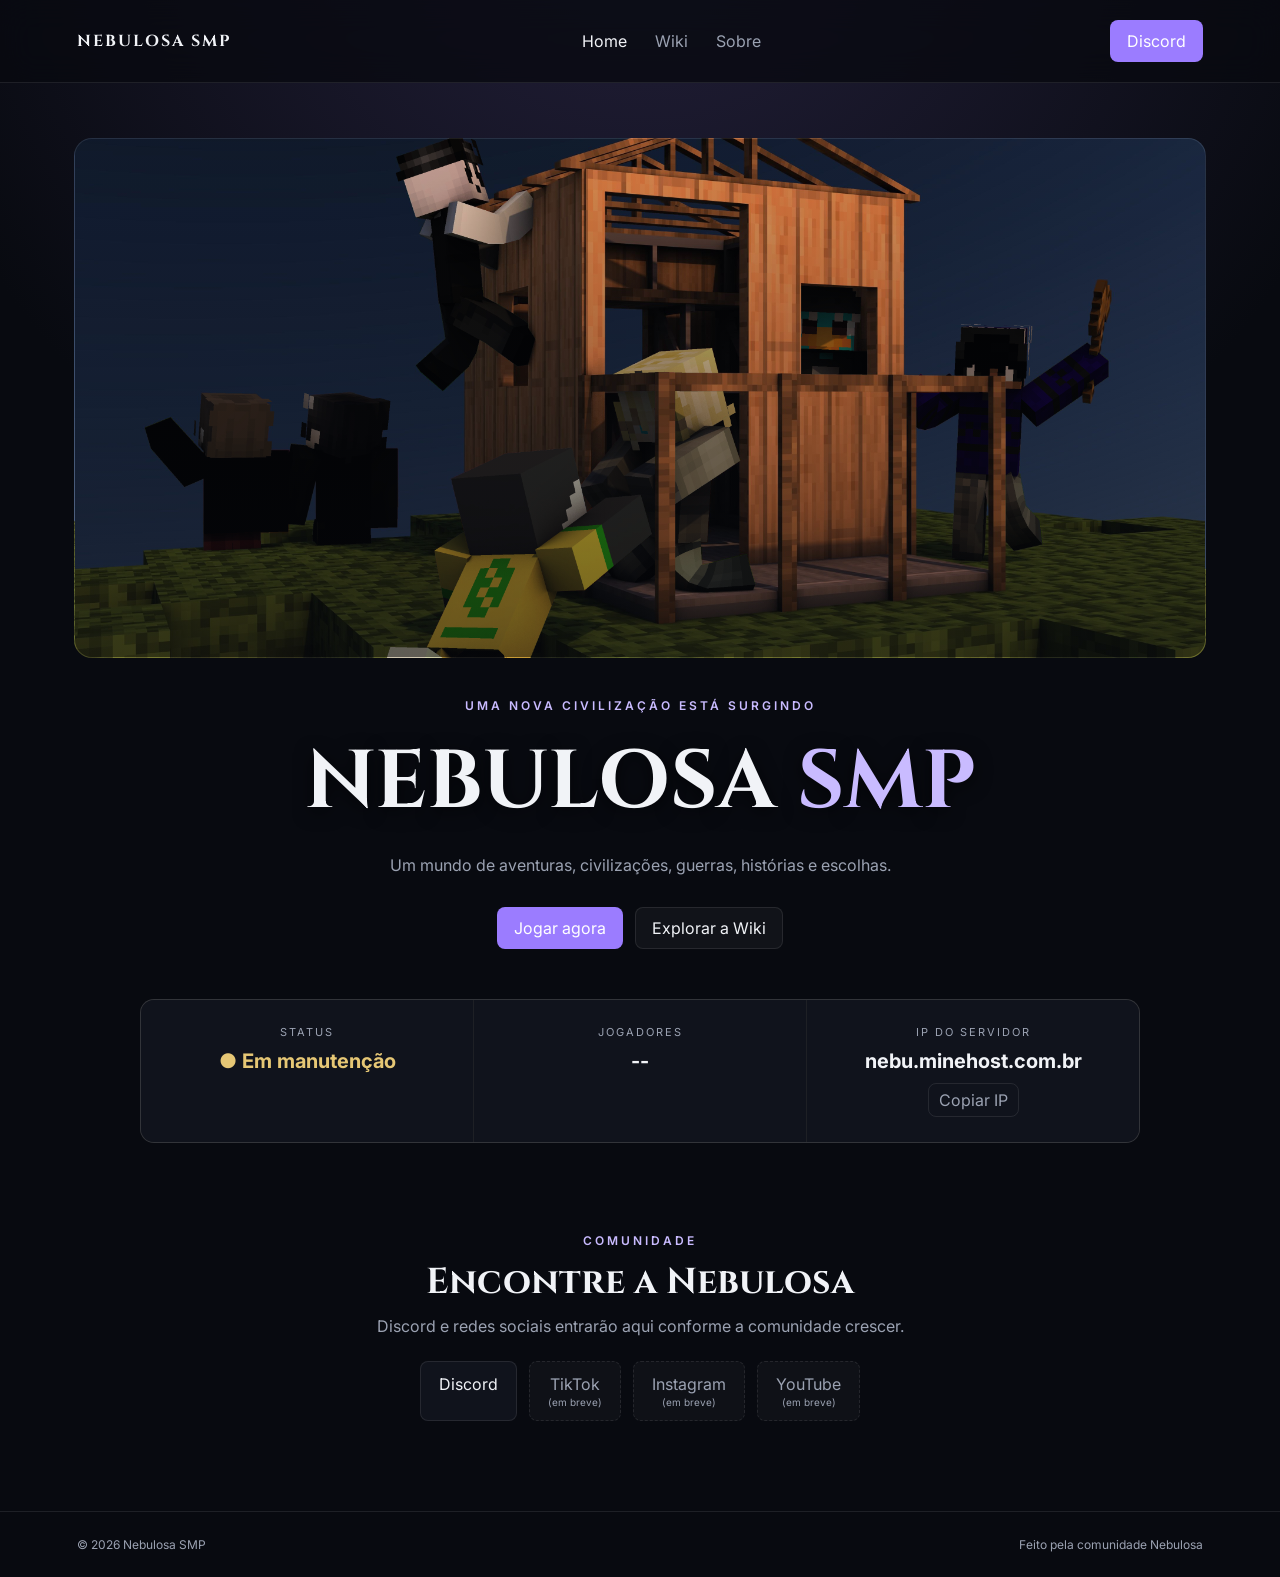
<file: index.html>
<!DOCTYPE html>
<html lang="pt-BR">
<head>
    <meta charset="UTF-8">
    <meta name="viewport" content="width=device-width, initial-scale=1.0">
    <meta name="description" content="Nebulosa SMP — um mundo de civilizações, guerras, histórias e aventuras.">
    <title>Nebulosa SMP</title>
    <link rel="stylesheet" href="css/style.css">
</head>
<body>
    <header class="site-header">
        <a class="logo" href="index.html">NEBULOSA SMP</a>
        <nav>
            <a class="active" href="index.html">Home</a>
            <a href="wiki.html">Wiki</a>
            <a href="sobre.html">Sobre</a>
        </nav>
        <a class="discord-button" href="https://discord.gg/brdadEmXSc" target="_blank" rel="noopener" aria-label="Discord">Discord</a>
    </header>

    <main>
        <section class="hero">
            <div class="hero-image"></div>
            <div class="hero-content">
                <p class="eyebrow">UMA NOVA CIVILIZAÇÃO ESTÁ SURGINDO</p>
                <h1>NEBULOSA <span>SMP</span></h1>
                <p>Um mundo de aventuras, civilizações, guerras, histórias e escolhas.</p>
                <div class="hero-actions">
                    <a class="button primary" href="#server">Jogar agora</a>
                    <a class="button secondary" href="wiki.html">Explorar a Wiki</a>
                </div>
            </div>
        </section>

        <section id="server" class="server-info">
            <article>
                <span class="label">STATUS</span>
                <strong id="server-status" class="loading">● Verificando...</strong>
            </article>
            <article>
                <span class="label">JOGADORES</span>
                <strong id="players">--</strong>
            </article>
            <article>
                <span class="label">IP DO SERVIDOR</span>
                <strong id="server-ip">nebu.minehost.com.br</strong>
                <button id="copy-ip" class="copy-button">Copiar IP</button>
            </article>
        </section>

        <section class="socials">
            <p class="eyebrow">COMUNIDADE</p>
            <h2>Encontre a Nebulosa</h2>
            <p>Discord e redes sociais entrarão aqui conforme a comunidade crescer.</p>
            <div class="social-links">
                <a href="https://discord.gg/brdadEmXSc" target="_blank" rel="noopener">Discord</a>
                <span class="social-soon">TikTok <small>(em breve)</small></span>
                <span class="social-soon">Instagram <small>(em breve)</small></span>
                <span class="social-soon">YouTube <small>(em breve)</small></span>
            </div>
        </section>
    </main>

    <footer>
        <span>© 2026 Nebulosa SMP</span>
        <span>Feito pela comunidade Nebulosa</span>
    </footer>

    <script src="js/script.js"></script>
</body>
</html>
</file>
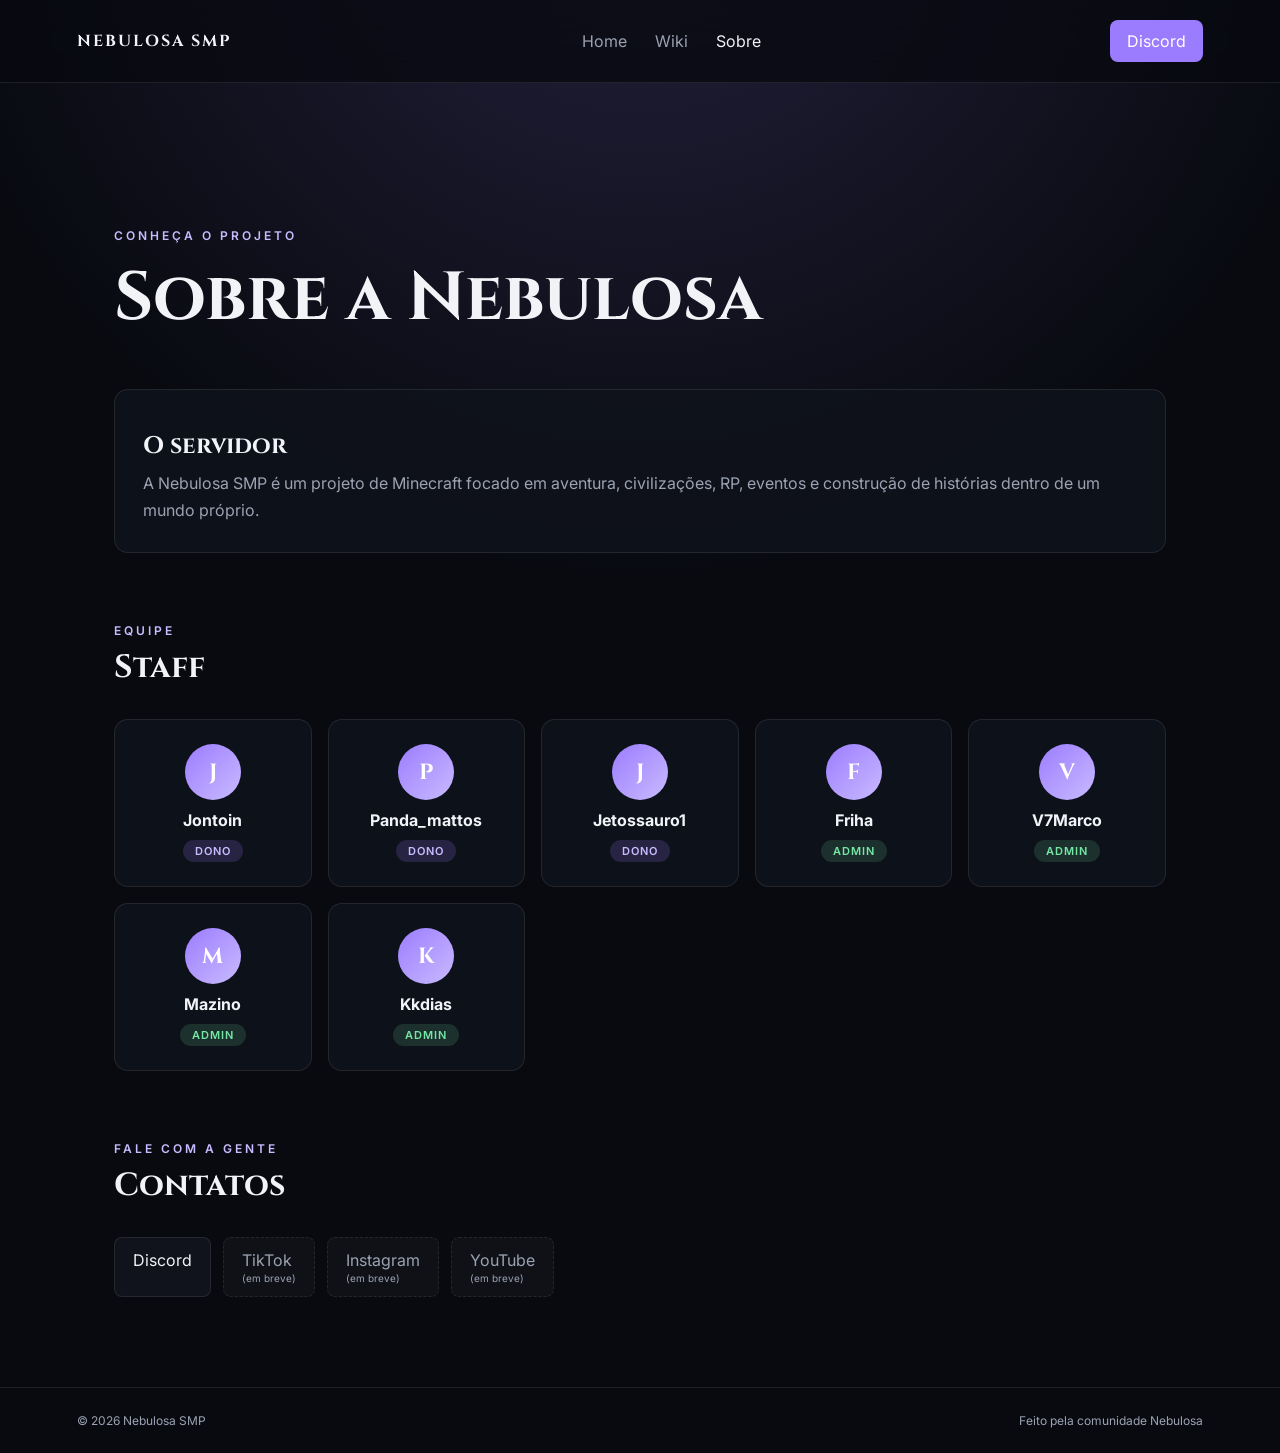
<file: sobre.html>
<!DOCTYPE html>
<html lang="pt-BR">
<head>
    <meta charset="UTF-8">
    <meta name="viewport" content="width=device-width, initial-scale=1.0">
    <title>Sobre — Nebulosa SMP</title>
    <link rel="stylesheet" href="css/style.css">
</head>
<body>
<header class="site-header">
    <a class="logo" href="index.html">NEBULOSA SMP</a>
    <nav><a href="index.html">Home</a><a href="wiki.html">Wiki</a><a class="active" href="sobre.html">Sobre</a></nav>
    <a class="discord-button" href="https://discord.gg/brdadEmXSc" target="_blank" rel="noopener">Discord</a>
</header>

<main class="page">
    <p class="eyebrow">CONHEÇA O PROJETO</p>
    <h1>Sobre a Nebulosa</h1>

    <section class="about-grid">
        <article class="card large"><h2>O servidor</h2><p>A Nebulosa SMP é um projeto de Minecraft focado em aventura, civilizações, RP, eventos e construção de histórias dentro de um mundo próprio.</p></article>
    </section>

    <section class="staff-section">
        <p class="eyebrow">EQUIPE</p>
        <h2>Staff</h2>
        <div class="staff-grid">
            <article class="staff-card">
                <span class="staff-avatar">J</span>
                <strong class="staff-name">Jontoin</strong>
                <span class="staff-role role-dono">Dono</span>
            </article>
            <article class="staff-card">
                <span class="staff-avatar">P</span>
                <strong class="staff-name">Panda_mattos</strong>
                <span class="staff-role role-dono">Dono</span>
            </article>
            <article class="staff-card">
                <span class="staff-avatar">J</span>
                <strong class="staff-name">Jetossauro1</strong>
                <span class="staff-role role-dono">Dono</span>
            </article>
            <article class="staff-card">
                <span class="staff-avatar">F</span>
                <strong class="staff-name">Friha</strong>
                <span class="staff-role role-admin">Admin</span>
            </article>
            <article class="staff-card">
                <span class="staff-avatar">V</span>
                <strong class="staff-name">V7Marco</strong>
                <span class="staff-role role-admin">Admin</span>
            </article>
            <article class="staff-card">
                <span class="staff-avatar">M</span>
                <strong class="staff-name">Mazino</strong>
                <span class="staff-role role-admin">Admin</span>
            </article>
            <article class="staff-card">
                <span class="staff-avatar">K</span>
                <strong class="staff-name">Kkdias</strong>
                <span class="staff-role role-admin">Admin</span>
            </article>
        </div>
    </section>

    <section class="contacts-section">
        <p class="eyebrow">FALE COM A GENTE</p>
        <h2>Contatos</h2>
        <div class="social-links">
            <a href="https://discord.gg/brdadEmXSc" target="_blank" rel="noopener">Discord</a>
            <span class="social-soon">TikTok <small>(em breve)</small></span>
            <span class="social-soon">Instagram <small>(em breve)</small></span>
            <span class="social-soon">YouTube <small>(em breve)</small></span>
        </div>
    </section>
</main>

<footer><span>© 2026 Nebulosa SMP</span><span>Feito pela comunidade Nebulosa</span></footer>
</body>
</html>
</file>
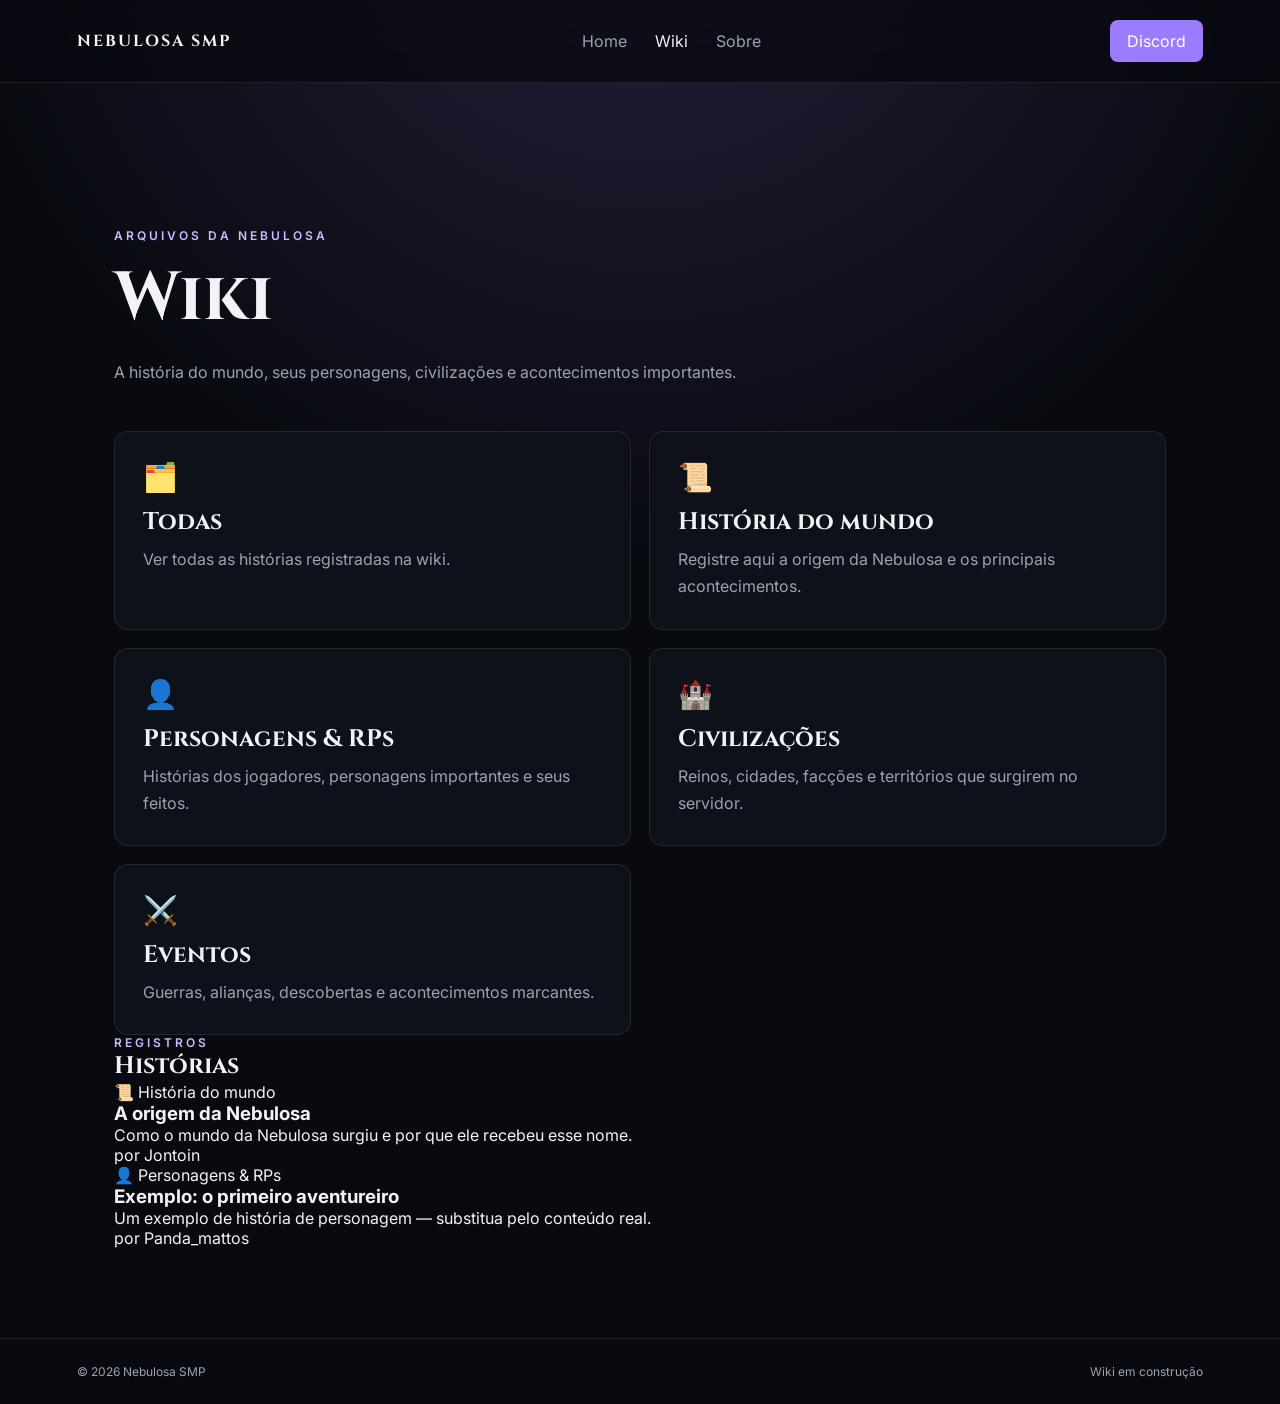
<file: wiki.html>
<!DOCTYPE html>
<html lang="pt-BR">
<head>
    <meta charset="UTF-8">
    <meta name="viewport" content="width=device-width, initial-scale=1.0">
    <title>Wiki — Nebulosa SMP</title>
    <link rel="stylesheet" href="css/style.css">
</head>
<body>
<header class="site-header">
    <a class="logo" href="index.html">NEBULOSA SMP</a>
    <nav><a href="index.html">Home</a><a class="active" href="wiki.html">Wiki</a><a href="sobre.html">Sobre</a></nav>
    <a class="discord-button" href="https://discord.gg/brdadEmXSc" target="_blank" rel="noopener">Discord</a>
</header>

<main class="page">
    <p class="eyebrow">ARQUIVOS DA NEBULOSA</p>
    <h1>Wiki</h1>
    <p class="intro">A história do mundo, seus personagens, civilizações e acontecimentos importantes.</p>

    <section class="cards">
        <article class="card filtro-categoria ativo" data-categoria="todas"><span>🗂️</span><h2>Todas</h2><p>Ver todas as histórias registradas na wiki.</p></article>
        <article class="card filtro-categoria" data-categoria="mundo"><span>📜</span><h2>História do mundo</h2><p>Registre aqui a origem da Nebulosa e os principais acontecimentos.</p></article>
        <article class="card filtro-categoria" data-categoria="personagens"><span>👤</span><h2>Personagens & RPs</h2><p>Histórias dos jogadores, personagens importantes e seus feitos.</p></article>
        <article class="card filtro-categoria" data-categoria="civilizacoes"><span>🏰</span><h2>Civilizações</h2><p>Reinos, cidades, facções e territórios que surgirem no servidor.</p></article>
        <article class="card filtro-categoria" data-categoria="eventos"><span>⚔️</span><h2>Eventos</h2><p>Guerras, alianças, descobertas e acontecimentos marcantes.</p></article>
    </section>

    <section class="wiki-historias">
        <p class="eyebrow">REGISTROS</p>
        <h2>Histórias</h2>
        <div id="wiki-lista" class="story-grid"></div>
    </section>
</main>

<script src="js/wiki-data.js"></script>
<script src="js/wiki.js"></script>

<footer><span>© 2026 Nebulosa SMP</span><span>Wiki em construção</span></footer>
</body>
</html>
</file>
<file: css/style.css>
@import url('https://fonts.googleapis.com/css2?family=Cinzel:wght@500;600;700&family=Inter:wght@400;500;600&display=swap');

:root {
    --bg: #080a10;
    --surface: #10131c;
    --surface-2: #171b26;
    --text: #f1f3f7;
    --muted: #9ba2b2;
    --accent: #9b7cff;
    --accent-2: #c9bbff;
    --border: rgba(255,255,255,.09);
}

* { box-sizing: border-box; margin: 0; padding: 0; }
html { scroll-behavior: smooth; }
body { background: radial-gradient(circle at 50% -10%, #25213d 0, var(--bg) 42%); color: var(--text); font-family: Inter, sans-serif; min-height: 100vh; }
a { color: inherit; text-decoration: none; }

.site-header {
    align-items: center; border-bottom: 1px solid var(--border); display: flex;
    justify-content: space-between; padding: 20px 6%; position: sticky; top: 0;
    backdrop-filter: blur(16px); background: rgba(8,10,16,.78); z-index: 10;
}
.logo { font-family: Cinzel, serif; font-weight: 700; letter-spacing: 2px; }
nav { display: flex; gap: 28px; }
nav a { color: var(--muted); transition: .2s; }
nav a:hover, nav a.active { color: var(--text); }
.discord-button, .button, .copy-button {
    border: 1px solid var(--border); border-radius: 8px; cursor: pointer; display: inline-block;
    font: inherit; padding: 10px 16px; transition: .2s;
}
.discord-button, .button.primary { background: var(--accent); color: #fff; border-color: transparent; }
.discord-button:hover, .button.primary:hover { filter: brightness(1.12); }
.button.secondary { background: rgba(255,255,255,.04); }
.button.secondary:hover, .copy-button:hover { background: rgba(255,255,255,.09); }

.hero { margin: 55px auto 0; max-width: 1180px; padding: 0 24px; }
.hero-image {
    align-items: center;
    background-image: url("../assets/images/nebulosabanner.jpg");
    background-position: center;
    background-size: cover;
    border: 1px solid var(--border);
    border-radius: 18px;
    display: flex;
    height: 520px;
    justify-content: center;
    margin-bottom: -70px;
    overflow: hidden;
    position: relative;
}
.hero-image::before {
    content: '';
    position: absolute;
    inset: 0;
    background: linear-gradient(
        to bottom,
        rgba(8, 10, 16, 0.15),
        rgba(8, 10, 16, 0.55)
    );
}
.hero-image span, .hero-image small { position: relative; }
.hero-image span { font-family: Cinzel, serif; font-size: 28px; letter-spacing: 3px; }
.hero-image small { color: var(--muted); margin-top: 10px; }
.hero-content { margin: 0 auto; max-width: 900px; padding: 110px 30px 50px; text-align: center; }
.eyebrow { color: var(--accent-2); font-size: 12px; font-weight: 600; letter-spacing: 3px; }
h1, h2 { font-family: Cinzel, serif; }
.hero h1 {
    font-size: clamp(42px, 8vw, 82px);
    margin: 14px 0;
    text-shadow: 0 4px 18px rgba(0, 0, 0, 0.65);
}
.hero h1 span { color: var(--accent-2); }
.hero-content > p:not(.eyebrow), .intro { color: var(--muted); line-height: 1.7; }
.hero-actions { display: flex; gap: 12px; justify-content: center; margin-top: 28px; }

.server-info {
    display: grid; gap: 1px; grid-template-columns: repeat(3, 1fr); margin: 0 auto;
    max-width: 1000px; background: var(--border); border: 1px solid var(--border); border-radius: 14px; overflow: hidden;
}
.server-info article { background: var(--surface); min-height: 125px; padding: 25px; text-align: center; }
.label { color: var(--muted); display: block; font-size: 11px; letter-spacing: 2px; margin-bottom: 10px; }
.server-info strong { display: block; font-size: 20px; }
.online { color: #75e6a4; }
.offline { color: #e67575; }
.maintenance { color: #e6c775; }
.loading { color: var(--muted); }
.copy-button { background: transparent; color: var(--muted); margin-top: 10px; padding: 6px 10px; }

.socials, .page { margin: 90px auto; max-width: 1100px; padding: 0 24px; }
.socials { text-align: center; }
.socials h2 { font-size: 36px; margin: 10px 0; }
.socials > p:not(.eyebrow) { color: var(--muted); }
.social-links { display: flex; flex-wrap: wrap; gap: 12px; justify-content: center; margin-top: 25px; }
.social-links a { background: var(--surface); border: 1px solid var(--border); border-radius: 8px; padding: 12px 18px; }

.page { padding-top: 55px; min-height: 75vh; }

.staff-section, .contacts-section { margin-top: 70px; }
.staff-section h2, .contacts-section h2 { font-size: 32px; margin: 8px 0 30px; }
.staff-grid { display: grid; gap: 16px; grid-template-columns: repeat(auto-fill, minmax(180px, 1fr)); }
.staff-card {
    background: rgba(16,19,28,.8); border: 1px solid var(--border); border-radius: 14px;
    padding: 24px 18px; text-align: center; display: flex; flex-direction: column; align-items: center; gap: 10px;
}
.staff-avatar {
    align-items: center; background: linear-gradient(135deg, var(--accent), var(--accent-2));
    border-radius: 50%; color: #fff; display: flex; font-family: Cinzel, serif; font-size: 22px;
    font-weight: 700; height: 56px; justify-content: center; width: 56px;
}
.staff-name { font-size: 16px; }
.staff-role {
    border-radius: 999px; font-size: 11px; font-weight: 600; letter-spacing: 1px;
    padding: 4px 12px; text-transform: uppercase;
}
.role-dono { background: rgba(155,124,255,.18); color: var(--accent-2); }
.role-admin { background: rgba(117,230,164,.15); color: #75e6a4; }

.contacts-section .social-links { justify-content: flex-start; }
.social-soon {
    background: rgba(255,255,255,.03); border: 1px dashed var(--border); border-radius: 8px;
    color: var(--muted); cursor: default; padding: 12px 18px;
}
.social-soon small { display: block; font-size: 10px; margin-top: 2px; }
.page h1 { font-size: clamp(42px, 7vw, 68px); margin: 10px 0 15px; }
.intro { max-width: 700px; }
.cards, .about-grid { display: grid; gap: 18px; grid-template-columns: repeat(2, 1fr); margin-top: 45px; }
.card { background: rgba(16,19,28,.8); border: 1px solid var(--border); border-radius: 14px; padding: 28px; }
.card > span { font-size: 28px; }
.card h2 { margin: 12px 0 8px; }
.card p { color: var(--muted); line-height: 1.7; }
.card.large { grid-column: span 2; }

footer { border-top: 1px solid var(--border); color: var(--muted); display: flex; justify-content: space-between; padding: 25px 6%; font-size: 12px; }

@media (max-width: 700px) {
    .site-header { flex-wrap: wrap; gap: 16px; }
    nav { order: 3; width: 100%; justify-content: center; }
    .hero-image { height: 280px; }
    .hero-content { padding-top: 95px; }
    .server-info, .cards, .about-grid { grid-template-columns: 1fr; }
    .card.large { grid-column: auto; }
    footer { flex-direction: column; gap: 8px; }
}
</file>
